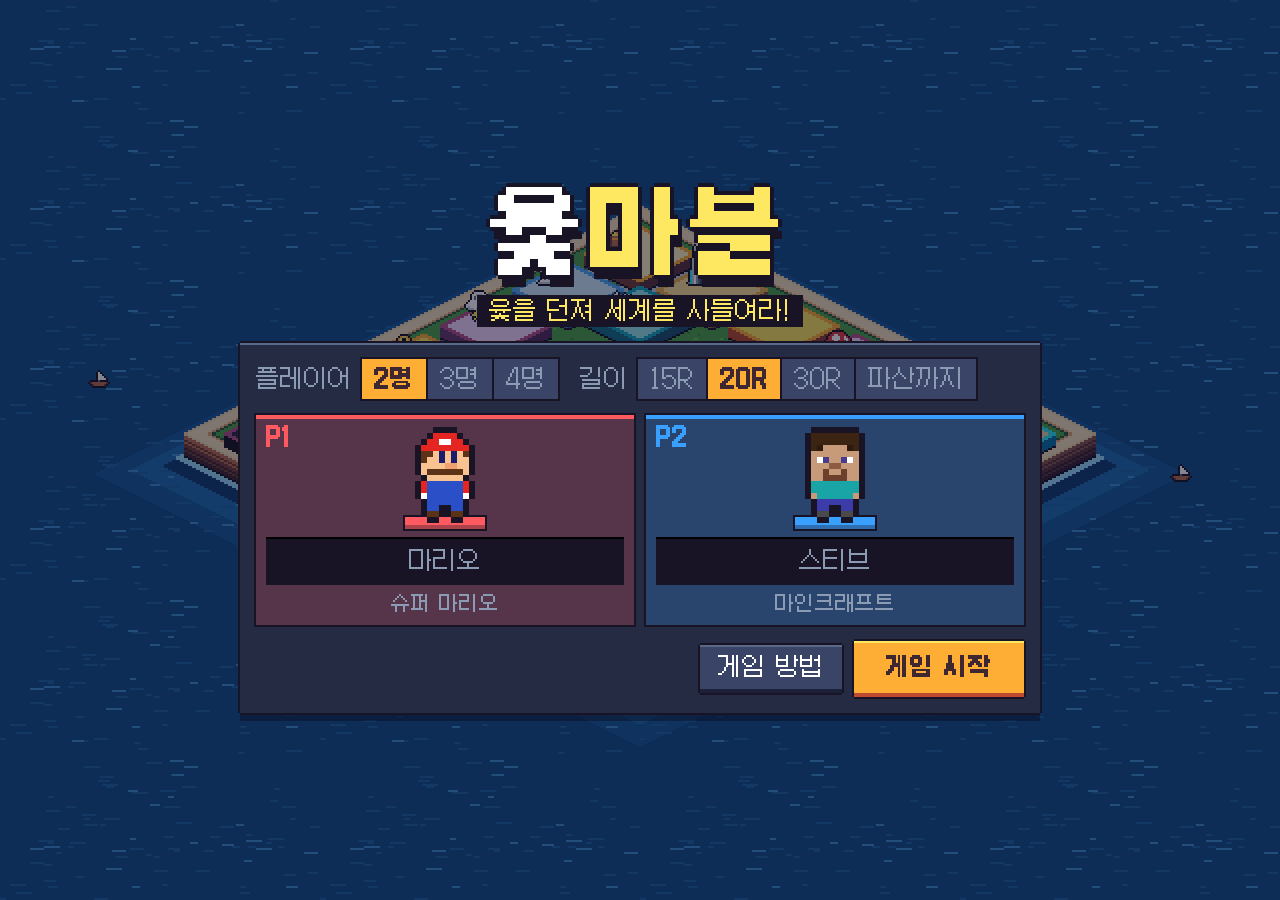
<file: type/yutmarble/index.html>
<!doctype html>
<html lang="ko">
  <head>
    <meta charset="UTF-8" />
    <link rel="icon" href="data:image/svg+xml,<svg xmlns='http://www.w3.org/2000/svg' viewBox='0 0 100 100'><text y='.9em' font-size='90'>🌏</text></svg>" />
    <meta name="viewport" content="width=device-width, initial-scale=1.0" />
    <title>윷마블</title>
    <script type="module" crossorigin src="./assets/index-Ckr4MuvJ.js"></script>
    <link rel="stylesheet" crossorigin href="./assets/index-DscQ3dyp.css">
  </head>
  <body>
    <div id="root"></div>
  </body>
</html>
</file>
<file: type/yutmarble/assets/index-DscQ3dyp.css>
@font-face{font-family:Galmuri11;src:url(./Galmuri11-DfQIlyDK.woff2)format("woff2");font-display:block}@font-face{font-family:Galmuri11;font-weight:700;src:url(./Galmuri11-Bold-QdFGsJ3v.woff2)format("woff2");font-display:block}@font-face{font-family:Galmuri9;src:url(./Galmuri9-B9HMP827.woff2)format("woff2");font-display:block}:root{--px:2px;--u:var(--px);--ink:#fff;--dim:#8b9bb4;--edge:#181425;--panel:#262b44;--panel2:#3a4466;--hl:#5a6988;--gold:#feae34;--gold2:#fee761;--good:#8dff9a;--bad:#ff8d8f;font-family:Galmuri11,sans-serif;font-size:calc(var(--u) * 12);color:var(--ink);-webkit-font-smoothing:none;font-smooth:never;background:#134f8c;line-height:1}*{box-sizing:border-box}html,body,#root{height:100%;margin:0;overflow:hidden}button,input{font:inherit;color:inherit}button{cursor:pointer}.dim{color:var(--dim)}.gold{color:var(--gold2)}.pix{image-rendering:pixelated;vertical-align:middle;flex-shrink:0;display:inline-block}svg{shape-rendering:crispedges}.box{background:var(--panel);box-shadow:0 calc(var(--u) * -1) 0 0 var(--edge), 0 var(--u) 0 0 var(--edge), calc(var(--u) * -1) 0 0 0 var(--edge), var(--u) 0 0 0 var(--edge), inset 0 var(--u) 0 0 var(--hl), 0 calc(var(--u) * 4) 0 0 #0a0c2273}.app{height:100%;position:relative;overflow:hidden}.world{image-rendering:pixelated;display:block;position:absolute;top:0;left:0}.btn{--face:var(--panel2);--top:var(--hl);--lip:#1c2038;padding:calc(var(--u) * 5) calc(var(--u) * 9) calc(var(--u) * 7);background:var(--face);white-space:nowrap;box-shadow:0 calc(var(--u) * -1) 0 0 var(--edge), 0 var(--u) 0 0 var(--edge), calc(var(--u) * -1) 0 0 0 var(--edge), var(--u) 0 0 0 var(--edge), inset 0 var(--u) 0 0 var(--top), inset 0 calc(var(--u) * -2) 0 0 var(--lip);border:0}.btn:hover:not(:disabled){filter:brightness(1.15)}.btn:active:not(:disabled){padding:calc(var(--u) * 6) calc(var(--u) * 9);box-shadow:0 calc(var(--u) * -1) 0 0 var(--edge), 0 var(--u) 0 0 var(--edge), calc(var(--u) * -1) 0 0 0 var(--edge), var(--u) 0 0 0 var(--edge), inset 0 var(--u) 0 0 var(--lip)}.btn:disabled{filter:grayscale()brightness(.6);cursor:not-allowed}.btn.primary{--face:var(--gold);--top:var(--gold2);--lip:#be4a2f;color:#3e2731;font-weight:700}.btn.big{font-size:calc(var(--u) * 12);padding:calc(var(--u) * 7) calc(var(--u) * 16) calc(var(--u) * 9)}kbd{font-family:Galmuri9,sans-serif;font-size:calc(var(--u) * 10);margin-left:calc(var(--u) * 3);padding:0 calc(var(--u) * 2);box-shadow:0 calc(var(--u) * -1) 0 0 #18142540, 0 var(--u) 0 0 #18142540;background:#18142540;font-weight:400}.icon-btn{width:calc(var(--u) * 15);height:calc(var(--u) * 14);background:var(--panel);box-shadow:0 calc(var(--u) * -1) 0 0 var(--edge), 0 var(--u) 0 0 var(--edge), calc(var(--u) * -1) 0 0 0 var(--edge), var(--u) 0 0 0 var(--edge), inset 0 var(--u) 0 0 var(--hl);border:0;place-items:center;padding:0;display:grid}.icon-btn:hover,.icon-btn.on{background:var(--panel2)}.hud{pointer-events:none;position:absolute;inset:0}.hud>*{pointer-events:auto}.topbar{top:calc(var(--u) * 3);align-items:center;gap:calc(var(--u) * 4);display:flex;position:absolute;left:50%;transform:translate(-50%)}.ribbon{align-items:center;gap:calc(var(--u) * 3);height:calc(var(--u) * 14);padding:0 calc(var(--u) * 6);background:var(--panel);box-shadow:0 calc(var(--u) * -1) 0 0 var(--edge), 0 var(--u) 0 0 var(--edge), calc(var(--u) * -1) 0 0 0 var(--edge), var(--u) 0 0 0 var(--edge), inset 0 var(--u) 0 0 var(--hl);display:flex}.ribbon small{font-size:inherit;color:var(--dim);margin-left:calc(var(--u) * -2)}.ribbon i{width:var(--u);height:calc(var(--u) * 8);background:var(--hl);margin:0 calc(var(--u) * 2)}.ribbon span{color:var(--dim)}.seat{width:calc(var(--u) * 116);gap:calc(var(--u) * 4);padding:calc(var(--u) * 4);background:var(--panel);box-shadow:0 calc(var(--u) * -1) 0 0 var(--edge), 0 var(--u) 0 0 var(--edge), calc(var(--u) * -1) 0 0 0 var(--edge), var(--u) 0 0 0 var(--edge), inset 0 var(--u) 0 0 var(--hl), inset calc(var(--u) * 3) 0 0 0 var(--pc), 0 calc(var(--u) * 3) 0 0 #0a0c2273;padding-left:calc(var(--u) * 7);display:flex;position:absolute}.seat.s0{left:calc(var(--u) * 4);top:calc(var(--u) * 4)}.seat.s1{right:calc(var(--u) * 4);top:calc(var(--u) * 4)}.seat.s2{left:calc(var(--u) * 4);bottom:calc(var(--u) * 6)}.seat.s3{right:calc(var(--u) * 4);bottom:calc(var(--u) * 6)}.seat.active{background:color-mix(in srgb, var(--pc) 30%, var(--panel));box-shadow:0 calc(var(--u) * -1) 0 0 var(--edge), 0 var(--u) 0 0 var(--edge), calc(var(--u) * -1) 0 0 0 var(--edge), var(--u) 0 0 0 var(--edge), inset 0 var(--u) 0 0 var(--hl), inset calc(var(--u) * 3) 0 0 0 var(--pc), 0 0 0 calc(var(--u) * 2) var(--gold2), 0 calc(var(--u) * 3) 0 calc(var(--u) * 2) #0a0c2273}.seat.out{filter:grayscale()brightness(.6)}.seat-face{width:calc(var(--u) * 24);height:calc(var(--u) * 24);box-shadow:0 0 0 var(--u) var(--edge), 0 0 0 calc(var(--u) * 2) var(--pc);margin:calc(var(--u) * 2);flex-shrink:0}.seat-main{gap:calc(var(--u) * 2);flex-direction:column;flex:1;min-width:0;display:flex}.seat-name{align-items:center;gap:calc(var(--u) * 2);white-space:nowrap;display:flex;overflow:hidden}.seat-cash{align-items:center;gap:calc(var(--u) * 2);color:var(--gold2);font-weight:700;animation:.25s steps(3,end) bump;display:flex}.seat-sub{align-items:center;gap:calc(var(--u) * 2);font-family:Galmuri9,sans-serif;font-size:calc(var(--u) * 10);color:var(--dim);display:flex}.seat-sub span{margin-left:calc(var(--u) * 3)}.seat-status{right:calc(var(--u) * 3);top:calc(var(--u) * 3);gap:calc(var(--u) * 1);font-family:Galmuri9,sans-serif;font-size:calc(var(--u) * 10);display:flex;position:absolute}.seat-status span{align-items:center;display:flex}.feed{left:calc(var(--u) * 4);bottom:calc(var(--u) * 6);width:calc(var(--u) * 150);gap:calc(var(--u) * 2);font-family:Galmuri9,sans-serif;font-size:calc(var(--u) * 10);pointer-events:none;flex-direction:column-reverse;display:flex;position:absolute}.hud.many .feed{bottom:calc(var(--u) * 52)}.feed.open{pointer-events:auto;max-height:calc(var(--u) * 150);padding:calc(var(--u) * 4);background:var(--panel);box-shadow:0 0 0 var(--u) var(--edge);overflow-y:auto}.feed-line{padding:calc(var(--u) * 2) calc(var(--u) * 3) calc(var(--u) * 2) calc(var(--u) * 5);line-height:calc(var(--u) * 11);box-shadow:inset calc(var(--u) * 2) 0 0 0 var(--pc);background:#181425b8;animation:.2s steps(4,end) slide-in}.feed:not(.open) .feed-line:nth-child(n+3){opacity:.6}.feed-line.good{color:var(--good)}.feed-line.bad{color:var(--bad)}.feed-line.info{color:var(--gold2)}.actionbar{left:50%;bottom:calc(var(--u) * 5);align-items:center;gap:calc(var(--u) * 3);flex-direction:column;display:flex;position:absolute;transform:translate(-50%)}.act-row{gap:calc(var(--u) * 6);display:flex}.act-note{font-family:Galmuri9,sans-serif;font-size:calc(var(--u) * 10);padding:calc(var(--u) * 2) calc(var(--u) * 5);white-space:nowrap;background:#181425cc}.act-note.big{font-family:Galmuri11,sans-serif;font-size:calc(var(--u) * 12);padding:calc(var(--u) * 5) calc(var(--u) * 8);box-shadow:0 0 0 var(--u) #b55088;animation:.8s steps(2,end) infinite blink}.btn.throw{padding:calc(var(--u) * 7) calc(var(--u) * 18) calc(var(--u) * 9);animation:.9s steps(2,end) infinite pulse}.btn.path.pv0{--face:#0e7fb8;--top:#2ce8f5;--lip:#124e89}.btn.path.pv1{--face:#d98a1c;--top:#fee761;--lip:#be4a2f}.toast{top:calc(var(--u) * 22);padding:calc(var(--u) * 4) calc(var(--u) * 8);background:var(--edge);white-space:nowrap;box-shadow:0 0 0 var(--u) var(--hl);z-index:60;pointer-events:none;animation:.2s steps(4,end) drop-in;position:absolute;left:50%;transform:translate(-50%)}.toast.good{color:var(--good);box-shadow:0 0 0 var(--u) #3e8948}.toast.bad{color:var(--bad);box-shadow:0 0 0 var(--u) #a22633}.turn-splash{height:calc(var(--u) * 26);justify-content:center;align-items:center;gap:calc(var(--u) * 6);font-weight:700;font-size:calc(var(--u) * 12);text-shadow:var(--u) var(--u) 0 var(--edge);background:var(--pc);box-shadow:0 calc(var(--u) * -1) 0 0 var(--edge), 0 var(--u) 0 0 var(--edge), inset 0 calc(var(--u) * 2) 0 0 #ffffff59, inset 0 calc(var(--u) * -2) 0 0 #18142559;pointer-events:none;z-index:40;animation:1.3s steps(16,end) both splash;display:flex;position:absolute;top:36%;left:0;right:0}.yut-result{place-content:center;justify-items:center;gap:calc(var(--u) * 4);pointer-events:none;z-index:70;display:grid;position:absolute;inset:0;overflow:hidden}.yut-name{font-weight:700;font-size:calc(var(--u) * 72);color:#fff;text-shadow:calc(var(--u) * 3) 0 0 var(--edge), calc(var(--u) * -3) 0 0 var(--edge), 0 calc(var(--u) * 3) 0 var(--edge), 0 calc(var(--u) * -3) 0 var(--edge), calc(var(--u) * 3) calc(var(--u) * 9) 0 var(--edge);animation:.3s steps(5,end) both slam}.yut-result.gold .yut-name{color:var(--gold2);text-shadow:calc(var(--u) * 3) 0 0 #be4a2f, calc(var(--u) * -3) 0 0 #be4a2f, 0 calc(var(--u) * 3) 0 #be4a2f, 0 calc(var(--u) * -3) 0 #be4a2f, calc(var(--u) * 3) calc(var(--u) * 9) 0 var(--edge)}.yut-result.back .yut-name{color:#f6757a}.yut-sub{padding:calc(var(--u) * 3) calc(var(--u) * 8);background:var(--edge);font-weight:700}.yut-result.gold .yut-sub{color:var(--gold2)}.rays{width:calc(var(--u) * 400);height:calc(var(--u) * 400);margin:calc(var(--u) * -200) 0 0 calc(var(--u) * -200);background:repeating-conic-gradient(#fee76147 0 10deg, transparent 10deg 30deg);z-index:-1;animation:2.4s steps(12,end) infinite spin;position:absolute;top:50%;left:50%}.modal{z-index:80;background:#0a0c229e;place-items:center;display:grid;position:absolute;inset:0}.card-wrap{align-items:center;gap:calc(var(--u) * 8);flex-direction:column;animation:.25s steps(5,end) drop-in;display:flex}.card-actions{gap:calc(var(--u) * 6);flex-wrap:wrap;justify-content:center;align-items:center;display:flex}.cash-left{text-align:center;width:100%;font-family:Galmuri9,sans-serif;font-size:calc(var(--u) * 10);color:var(--dim)}.city-card{width:calc(var(--u) * 300);box-shadow:0 calc(var(--u) * -1) 0 0 var(--edge), 0 var(--u) 0 0 var(--edge), calc(var(--u) * -1) 0 0 0 var(--edge), var(--u) 0 0 0 var(--edge), 0 0 0 calc(var(--u) * 3) var(--accent), 0 0 0 calc(var(--u) * 4) var(--edge), 0 calc(var(--u) * 8) 0 calc(var(--u) * 2) #0a0c2280}.cc-head{align-items:center;gap:calc(var(--u) * 6);padding:calc(var(--u) * 5) calc(var(--u) * 6);background:var(--accent);color:var(--edge);box-shadow:inset 0 calc(var(--u) * -2) 0 0 #18142540;display:flex}.cc-head h2{font-size:calc(var(--u) * 12);flex:1;margin:0;font-weight:700}.cc-tag{font-family:Galmuri9,sans-serif;font-size:calc(var(--u) * 10);padding:var(--u) calc(var(--u) * 3);background:var(--edge);color:var(--accent2)}.cc-country{font-family:Galmuri9,sans-serif;font-size:calc(var(--u) * 10)}.cc-mid{gap:calc(var(--u) * 6);padding:calc(var(--u) * 6);display:flex}.cc-art{box-shadow:0 0 0 var(--u) var(--edge), 0 0 0 calc(var(--u) * 2) var(--hl);line-height:0}.cc-table{border-collapse:collapse;flex:1;align-self:center}.cc-table th,.cc-table td{padding:calc(var(--u) * 4) calc(var(--u) * 3);text-align:right;font-weight:400}.cc-table th:first-child{text-align:left}.cc-table thead th{font-family:Galmuri9,sans-serif;font-size:calc(var(--u) * 10);color:var(--dim)}.cc-table tbody tr{box-shadow:inset 0 var(--u) 0 0 var(--panel2)}.cc-table tbody td:last-child{color:var(--gold2)}.cc-table tr.on{background:var(--panel2)}.cc-line{padding:0 calc(var(--u) * 6);color:#c0cbdc;margin:0}.cc-foot{justify-content:space-between;align-items:center;gap:calc(var(--u) * 6);padding:calc(var(--u) * 6);font-family:Galmuri9,sans-serif;font-size:calc(var(--u) * 10);display:flex}.cc-owner{align-items:center;gap:calc(var(--u) * 4);color:var(--pc);display:flex}.cc-owner em{color:var(--gold2);font-style:normal}.cc-owner b{color:#fff;font-weight:400}.cc-free{color:var(--dim)}.cc-set{gap:calc(var(--u) * 2);display:flex}.cc-set i{width:calc(var(--u) * 6);height:calc(var(--u) * 6);background:var(--panel2);box-shadow:0 0 0 var(--u) var(--edge)}.key-card{width:calc(var(--u) * 130);height:calc(var(--u) * 170);transform-style:preserve-3d;transition:transform .5s steps(8,end);position:relative;transform:rotateY(180deg)}.key-card.flipped{transform:rotateY(0)}.kc-face{backface-visibility:hidden;justify-content:center;align-items:center;gap:calc(var(--u) * 8);text-align:center;padding:calc(var(--u) * 10);box-shadow:0 calc(var(--u) * -1) 0 0 var(--edge), 0 var(--u) 0 0 var(--edge), calc(var(--u) * -1) 0 0 0 var(--edge), var(--u) 0 0 0 var(--edge), inset 0 0 0 calc(var(--u) * 2) var(--gold2), inset 0 0 0 calc(var(--u) * 3) #be4a2f;flex-direction:column;display:flex;position:absolute;inset:0}.kc-back{background:repeating-conic-gradient(#be4a2f4d 0 25%, transparent 0 50%) 0 0 / calc(var(--u) * 8) calc(var(--u) * 8), var(--gold);color:#3e2731;transform:rotateY(180deg)}.kc-back-title{font-weight:700;font-size:calc(var(--u) * 24)}.kc-front{color:#fff;background:var(--panel)}.kc-front.u-minecraft{background:linear-gradient(#3e8948 0 38%,#733e39 38%)}.kc-front.u-myth{background:linear-gradient(#124e89 0 38%,#3a4466 38%)}.kc-front.u-mario{background:linear-gradient(#e43b44 0 38%,#a22633 38%)}.kc-universe{top:calc(var(--u) * 7);font-family:Galmuri9,sans-serif;font-size:calc(var(--u) * 10);padding:var(--u) calc(var(--u) * 4);background:var(--edge);position:absolute}.kc-icon{animation:.8s steps(2,end) infinite bob}.kc-front h2{font-weight:700;font-size:calc(var(--u) * 12);text-shadow:var(--u) var(--u) 0 var(--edge);margin:0}.kc-front p{line-height:calc(var(--u) * 15);word-break:keep-all;margin:0}.kc-keep{bottom:calc(var(--u) * 7);font-family:Galmuri9,sans-serif;font-size:calc(var(--u) * 10);padding:var(--u) calc(var(--u) * 4);background:var(--gold);color:#3e2731;position:absolute}.setup{justify-content:safe center;align-items:center;gap:calc(var(--u) * 8);padding:calc(var(--u) * 8);background:#0a0c2280;flex-direction:column;display:flex;position:absolute;inset:0;overflow:auto}.logo{text-align:center}.logo h1{font-weight:700;font-size:calc(var(--u) * 48);letter-spacing:calc(var(--u) * 2);color:#fff;text-shadow:calc(var(--u) * 2) 0 0 var(--edge), calc(var(--u) * -2) 0 0 var(--edge), 0 calc(var(--u) * 2) 0 var(--edge), 0 calc(var(--u) * -2) 0 var(--edge), calc(var(--u) * 2) calc(var(--u) * 6) 0 var(--edge);margin:0;animation:1.2s steps(2,end) infinite bob}.logo h1 span{color:var(--gold2)}.logo p{margin:calc(var(--u) * 6) 0 0;padding:calc(var(--u) * 2) calc(var(--u) * 6);background:var(--edge);color:var(--gold2);display:inline-block}.lobby{width:calc(var(--u) * 400);max-width:100%;padding:calc(var(--u) * 8);gap:calc(var(--u) * 8);flex-direction:column;display:flex}.opts{align-items:center;gap:calc(var(--u) * 5);flex-wrap:wrap;display:flex}.opts label{color:var(--dim)}.seg{gap:var(--u);margin-right:calc(var(--u) * 6);box-shadow:0 0 0 var(--u) var(--edge);background:var(--edge);display:flex}.seg button{background:var(--panel2);padding:calc(var(--u) * 4) calc(var(--u) * 6);color:var(--dim);border:0}.seg button.on{background:var(--gold);color:#3e2731;font-weight:700}.slots{gap:calc(var(--u) * 6);display:flex}.slot{align-items:center;gap:calc(var(--u) * 4);min-width:0;padding:calc(var(--u) * 6) calc(var(--u) * 5);background:color-mix(in srgb, var(--pc) 22%, var(--panel));box-shadow:0 0 0 var(--u) var(--edge), inset 0 calc(var(--u) * 2) 0 0 var(--pc);flex-direction:column;flex:1;display:flex;position:relative}.slot.editing{box-shadow:0 0 0 var(--u) var(--edge), 0 0 0 calc(var(--u) * 3) var(--gold2), inset 0 calc(var(--u) * 2) 0 0 var(--pc)}.slot-num{top:calc(var(--u) * 5);left:calc(var(--u) * 5);color:var(--pc);font-weight:700;position:absolute}.slot-stage{background:0 0;border:0;flex-direction:column;align-items:center;padding:0;display:flex}.slot-stage i{width:calc(var(--u) * 40);height:calc(var(--u) * 6);margin-top:calc(var(--u) * -3);background:var(--pc);box-shadow:0 0 0 var(--u) var(--edge), inset 0 calc(var(--u) * -2) 0 0 #18142559}.slot-stage .pix{z-index:1;position:relative}.idle{animation:.7s steps(2,end) infinite bob}.slot input{width:100%;padding:calc(var(--u) * 4) calc(var(--u) * 2);text-align:center;background:var(--edge);box-shadow:inset 0 var(--u) 0 0 #000;border:0;outline:0}.slot input::placeholder{color:var(--dim)}.slot input:focus{box-shadow:0 0 0 var(--u) var(--gold2)}.slot-uni{font-family:Galmuri9,sans-serif;font-size:calc(var(--u) * 10);color:var(--dim);white-space:nowrap}.roster{gap:calc(var(--u) * 6);padding:calc(var(--u) * 6);background:var(--edge);grid-template-columns:repeat(3,1fr);animation:.15s steps(3,end) drop-in;display:grid}.roster h4{margin:0 0 calc(var(--u) * 5);font-family:Galmuri9,sans-serif;font-size:calc(var(--u) * 10);color:var(--dim);text-align:center;font-weight:400}.roster-row{justify-content:center;gap:calc(var(--u) * 4);display:flex}.char{background:var(--panel);padding:calc(var(--u) * 4) calc(var(--u) * 2);align-items:center;gap:calc(var(--u) * 3);font-family:Galmuri9,sans-serif;font-size:calc(var(--u) * 10);white-space:nowrap;box-shadow:0 0 0 calc(var(--u) * 2) var(--pc);border:0;flex-direction:column;display:flex}.char:hover{background:var(--panel2)}.char.taken{filter:brightness(.6)}.char.mine{background:color-mix(in srgb, var(--pc) 35%, var(--panel))}.lobby-actions{justify-content:flex-end;align-items:center;gap:calc(var(--u) * 6);display:flex}.rules{line-height:calc(var(--u) * 16);color:#c0cbdc;box-shadow:0 calc(var(--u) * -1) 0 0 var(--panel2);padding-top:calc(var(--u) * 6);word-break:keep-all}.rules p{margin:calc(var(--u) * 4) 0}.rules b{color:var(--gold2);font-weight:400}.go-panel{min-width:calc(var(--u) * 190);padding:calc(var(--u) * 10) calc(var(--u) * 14);align-items:center;gap:calc(var(--u) * 6);flex-direction:column;animation:.3s steps(6,end) drop-in;display:flex;position:relative}.go-stage{padding:calc(var(--u) * 6) calc(var(--u) * 16) 0;box-shadow:inset 0 calc(var(--u) * -6) 0 0 var(--pc)}.go-panel h2{font-weight:700;font-size:calc(var(--u) * 24);color:var(--gold2);text-shadow:calc(var(--u) * 2) calc(var(--u) * 2) 0 var(--edge);margin:0}.go-panel p{margin:0}.go-rank{gap:calc(var(--u) * 2);flex-direction:column;width:100%;margin:0;padding:0;list-style:none;display:flex}.go-rank li{align-items:center;gap:calc(var(--u) * 5);padding:calc(var(--u) * 3) calc(var(--u) * 5);background:var(--edge);box-shadow:inset calc(var(--u) * 2) 0 0 0 var(--pc);display:flex}.go-rank .nm{flex:1}.go-rank b{color:var(--gold2);font-weight:400}.confetti{pointer-events:none;position:absolute;inset:0;overflow:hidden}.confetti i{top:calc(var(--u) * -6);width:calc(var(--u) * 3);height:calc(var(--u) * 3);animation:3.2s steps(40,end) infinite confetti;position:absolute}@keyframes bob{50%{transform:translateY(calc(var(--u) * -2))}}@keyframes bump{0%{transform:translateY(calc(var(--u) * -3));color:#fff}}@keyframes pulse{50%{filter:brightness(1.2)}}@keyframes blink{50%{box-shadow:0 0 0 var(--u) #fff}}@keyframes slide-in{0%{opacity:0;transform:translateX(calc(var(--u) * -12))}}@keyframes drop-in{0%{opacity:0;margin-top:calc(var(--u) * -16)}}@keyframes splash{0%{opacity:0;transform:scaleY(0)}12%,75%{opacity:1;transform:scaleY(1)}to{opacity:0;transform:scaleY(0)}}@keyframes slam{0%{opacity:0;transform:scale(3)}}@keyframes spin{to{transform:rotate(360deg)}}@keyframes confetti{to{transform:translateY(110vh)}}
</file>
